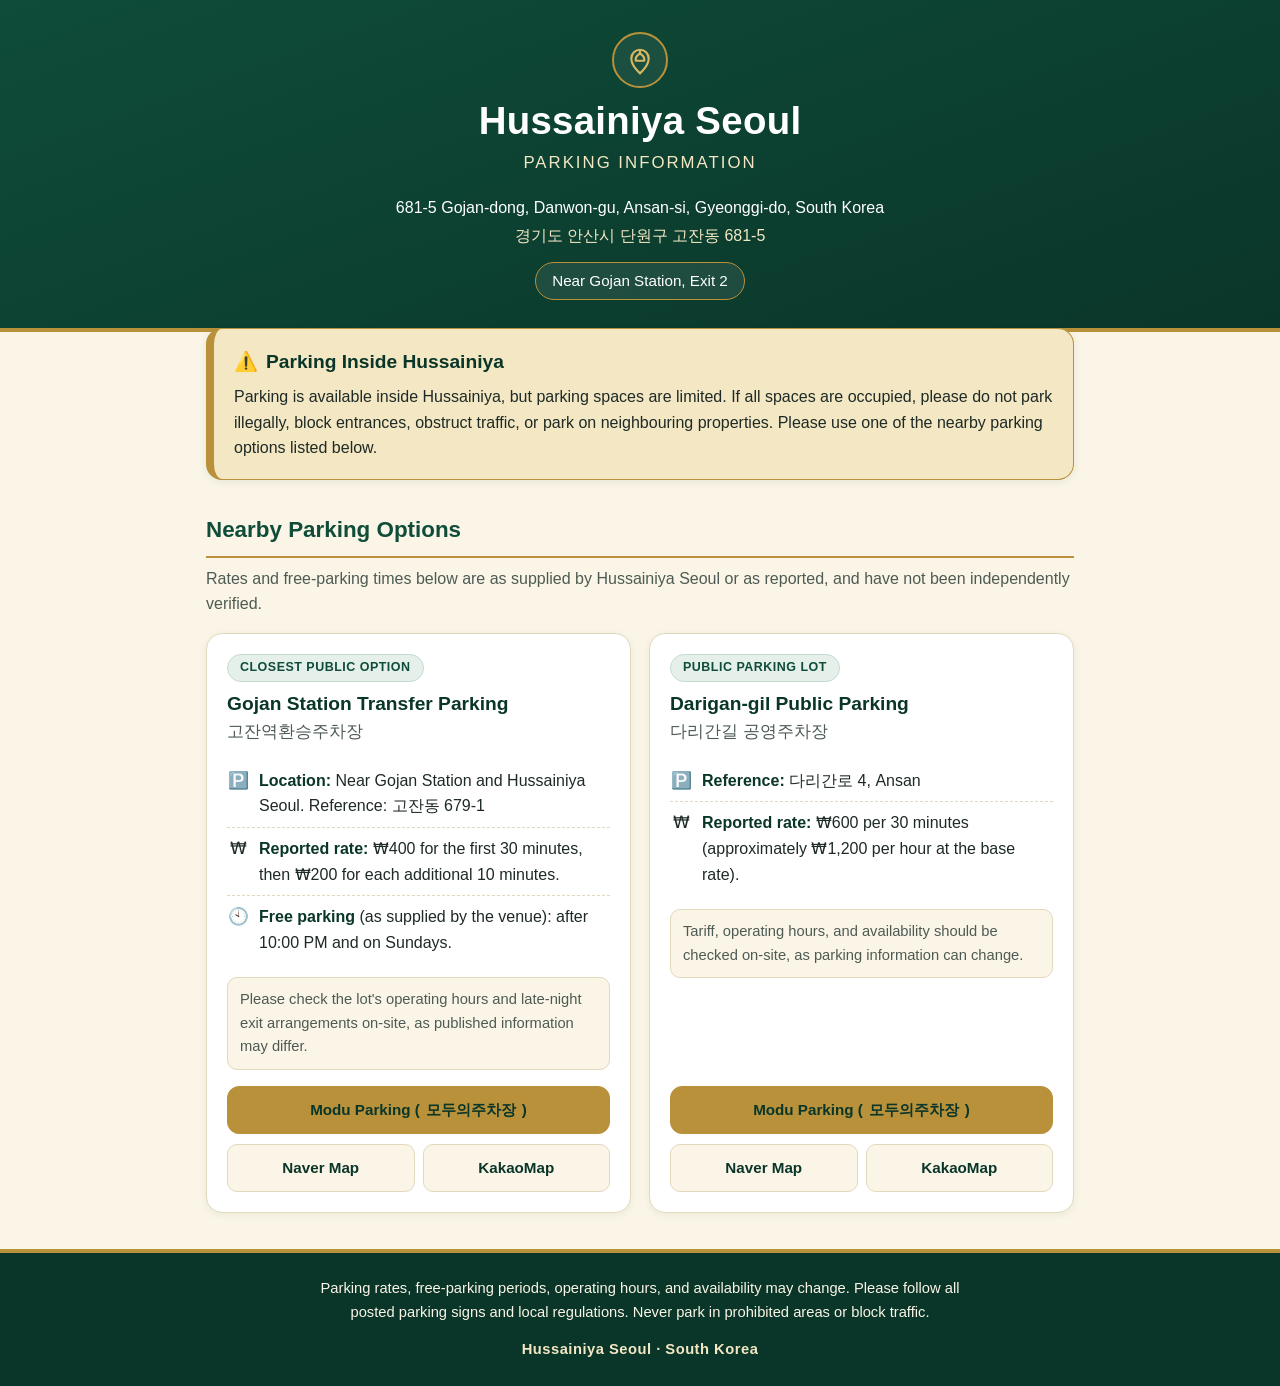
<file: parking.html>
<!DOCTYPE html>
<html lang="en">
<head>
<meta charset="UTF-8">
<meta name="viewport" content="width=device-width, initial-scale=1">
<title>Parking Information – Hussainiya Seoul</title>
<meta name="description" content="Parking information for visitors to Hussainiya Seoul in Gojan-dong, Ansan, South Korea.">
<style>
  :root{
    --green:#0f4c3a;
    --green-dark:#0a3629;
    --green-soft:#e6f0ea;
    --gold:#b8913a;
    --gold-soft:#f3e7c4;
    --cream:#faf5e6;
    --white:#ffffff;
    --ink:#1e2a25;
    --muted:#4d5b54;
    --border:#e2d9bd;
    --radius:16px;
  }
  *{box-sizing:border-box}
  html{-webkit-text-size-adjust:100%}
  body{
    margin:0;
    font-family:-apple-system,BlinkMacSystemFont,"Segoe UI","Noto Sans KR","Malgun Gothic","Apple SD Gothic Neo",Roboto,Helvetica,Arial,sans-serif;
    line-height:1.6;
    color:var(--ink);
    background:var(--cream);
  }
  a{color:inherit}
  .wrap{max-width:900px;margin:0 auto;padding:0 16px}

  header{
    background:linear-gradient(160deg,var(--green) 0%,var(--green-dark) 100%);
    color:var(--white);
    border-bottom:4px solid var(--gold);
    padding:32px 0 28px;
    text-align:center;
  }
  .pin{
    width:56px;height:56px;margin:0 auto 10px;
    display:flex;align-items:center;justify-content:center;
    border:2px solid var(--gold);border-radius:50%;
    background:rgba(255,255,255,.06);
  }
  .pin svg{width:32px;height:32px}
  header h1{margin:0;font-size:1.9rem;line-height:1.2;letter-spacing:.3px}
  header .sub{
    margin:6px 0 0;color:var(--gold-soft);
    font-size:1.05rem;letter-spacing:2px;text-transform:uppercase;
  }
  .address{margin:18px auto 0;max-width:520px;font-size:1rem}
  .address .ko{display:block;margin-top:2px;color:var(--gold-soft)}
  .landmark{
    display:inline-block;margin-top:14px;padding:6px 16px;
    border:1px solid var(--gold);border-radius:999px;
    font-size:.95rem;background:rgba(255,255,255,.08);
  }

  .btn{
    display:flex;align-items:center;justify-content:center;gap:6px;
    min-height:48px;padding:10px 18px;
    border-radius:12px;text-decoration:none;font-weight:600;font-size:.95rem;
    border:1.5px solid var(--gold);
    background:var(--gold);color:var(--green-dark);
  }
  .btn:hover,.btn:focus-visible{background:#c9a24a}
  .btn:focus-visible,.chip:focus-visible{outline:3px solid var(--green);outline-offset:2px}

  main{padding:24px 0 8px}
  h2{
    color:var(--green);font-size:1.4rem;margin:32px 0 6px;
    padding-bottom:8px;border-bottom:2px solid var(--gold);
  }
  .lead{margin:8px 0 16px;color:var(--muted)}

  .notice{
    background:var(--gold-soft);
    border:1.5px solid var(--gold);
    border-left:8px solid var(--gold);
    border-radius:var(--radius);
    padding:18px 20px;
    margin-top:-4px;
    box-shadow:0 2px 8px rgba(15,76,58,.08);
  }
  .notice h2{
    margin:0 0 6px;border:0;padding:0;color:var(--green-dark);
    font-size:1.2rem;display:flex;align-items:center;gap:8px;
  }
  .notice p{margin:0}

  .cards{display:grid;gap:18px;grid-template-columns:1fr}
  .card{
    background:var(--white);
    border:1px solid var(--border);
    border-radius:var(--radius);
    padding:20px;
    box-shadow:0 2px 8px rgba(15,76,58,.06);
    display:flex;flex-direction:column;
  }
  .tag{
    align-self:flex-start;
    background:var(--green-soft);color:var(--green);
    font-size:.78rem;font-weight:700;letter-spacing:.5px;text-transform:uppercase;
    padding:3px 12px;border-radius:999px;border:1px solid #c5dccf;
  }
  .card h3{margin:10px 0 0;font-size:1.2rem;color:var(--green-dark);line-height:1.3}
  .card .ko{margin:2px 0 0;font-size:1.05rem;color:var(--muted)}
  .info{list-style:none;margin:14px 0 0;padding:0}
  .info li{display:flex;gap:10px;padding:8px 0;border-top:1px dashed var(--border)}
  .info li:first-child{border-top:0}
  .ico{flex:0 0 22px;text-align:center;font-size:1.05rem;line-height:1.5}
  .info strong{color:var(--green-dark)}
  .caution{
    margin:14px 0 0;padding:10px 12px;font-size:.92rem;
    background:var(--cream);border:1px solid var(--border);border-radius:10px;color:var(--muted);
  }
  .card .btn{margin-top:auto}
  .links{margin-top:auto;padding-top:16px}
  .links .btn{margin:0 0 10px}
  .chips{display:grid;grid-template-columns:repeat(2,1fr);gap:8px}
  .chip{
    display:flex;align-items:center;justify-content:center;gap:4px;
    min-height:48px;padding:8px 10px;border-radius:10px;
    border:1px solid var(--border);background:var(--cream);
    color:var(--green-dark);text-decoration:none;font-size:.95rem;font-weight:600;
  }
  .chip:hover,.chip:focus-visible{background:var(--green-soft);border-color:var(--green)}

  footer{
    margin-top:36px;background:var(--green-dark);color:var(--cream);
    border-top:4px solid var(--gold);padding:24px 0;text-align:center;
  }
  footer p{margin:0 auto;max-width:640px;font-size:.92rem}
  footer .name{margin-top:14px;color:var(--gold-soft);font-weight:700;letter-spacing:.5px}

  @media (min-width:700px){
    header h1{font-size:2.4rem}
    .cards{grid-template-columns:repeat(2,1fr)}
  }
</style>
</head>
<body>

<header>
  <div class="wrap">
    <div class="pin" aria-hidden="true">
      <svg viewBox="0 0 24 24" fill="none" stroke="#d9b862" stroke-width="1.6" stroke-linecap="round" stroke-linejoin="round">
        <path d="M12 22s-6.5-5.6-6.5-11.2A6.5 6.5 0 0 1 12 4.3a6.5 6.5 0 0 1 6.5 6.5C18.5 16.4 12 22 12 22z"/>
        <path d="M8.8 12.6V11c0-1.7 1.4-2.6 3.2-4 1.8 1.4 3.2 2.3 3.2 4v1.6z"/>
        <path d="M12 5.6v1.4"/>
      </svg>
    </div>
    <h1>Hussainiya Seoul</h1>
    <p class="sub">Parking Information</p>

    <p class="address">
      681-5 Gojan-dong, Danwon-gu, Ansan-si, Gyeonggi-do, South Korea
      <span class="ko" lang="ko">경기도 안산시 단원구 고잔동 681-5</span>
    </p>
    <span class="landmark">Near Gojan Station, Exit 2</span>
  </div>
</header>

<main class="wrap">

  <section class="notice" aria-labelledby="notice-title">
    <h2 id="notice-title"><span aria-hidden="true">⚠️</span> Parking Inside Hussainiya</h2>
    <p>Parking is available inside Hussainiya, but parking spaces are limited. If all spaces are occupied, please do not park illegally, block entrances, obstruct traffic, or park on neighbouring properties. Please use one of the nearby parking options listed below.</p>
  </section>

  <h2>Nearby Parking Options</h2>
  <p class="lead">Rates and free-parking times below are as supplied by Hussainiya Seoul or as reported, and have not been independently verified.</p>

  <div class="cards">

    <!-- Option A -->
    <article class="card" aria-labelledby="optA">
      <span class="tag">Closest Public Option</span>
      <h3 id="optA">Gojan Station Transfer Parking</h3>
      <p class="ko" lang="ko">고잔역환승주차장</p>
      <ul class="info">
        <li><span class="ico" aria-hidden="true">🅿️</span><span><strong>Location:</strong> Near Gojan Station and Hussainiya Seoul. Reference: <span lang="ko">고잔동 679-1</span></span></li>
        <li><span class="ico" aria-hidden="true">₩</span><span><strong>Reported rate:</strong> ₩400 for the first 30 minutes, then ₩200 for each additional 10 minutes.</span></li>
        <li><span class="ico" aria-hidden="true">🕙</span><span><strong>Free parking</strong> (as supplied by the venue): after 10:00 PM and on Sundays.</span></li>
      </ul>
      <p class="caution">Please check the lot's operating hours and late-night exit arrangements on-site, as published information may differ.</p>
      <div class="links">
        <a class="btn" href="https://app.modu.kr/p/101566" target="_blank" rel="noopener noreferrer" aria-label="Gojan Station Transfer Parking on Modu Parking">Modu Parking (<span lang="ko">모두의주차장</span>)</a>
        <div class="chips">
          <a class="chip" href="https://naver.me/5zU1MMLX" target="_blank" rel="noopener noreferrer" aria-label="Gojan Station Transfer Parking on Naver Map">Naver Map</a>
          <a class="chip" href="https://place.map.kakao.com/623983483" target="_blank" rel="noopener noreferrer" aria-label="Gojan Station Transfer Parking on KakaoMap">KakaoMap</a>
        </div>
      </div>
    </article>

    <!-- Option B -->
    <article class="card" aria-labelledby="optB">
      <span class="tag">Public Parking Lot</span>
      <h3 id="optB">Darigan-gil Public Parking</h3>
      <p class="ko" lang="ko">다리간길 공영주차장</p>
      <ul class="info">
        <li><span class="ico" aria-hidden="true">🅿️</span><span><strong>Reference:</strong> <span lang="ko">다리간로 4</span>, Ansan</span></li>
        <li><span class="ico" aria-hidden="true">₩</span><span><strong>Reported rate:</strong> ₩600 per 30 minutes (approximately ₩1,200 per hour at the base rate).</span></li>
      </ul>
      <p class="caution">Tariff, operating hours, and availability should be checked on-site, as parking information can change.</p>
      <div class="links">
        <a class="btn" href="https://app.modu.kr/p/234162" target="_blank" rel="noopener noreferrer" aria-label="Darigan-gil Public Parking on Modu Parking">Modu Parking (<span lang="ko">모두의주차장</span>)</a>
        <div class="chips">
          <a class="chip" href="https://naver.me/51u4ftgF" target="_blank" rel="noopener noreferrer" aria-label="Darigan-gil Public Parking on Naver Map">Naver Map</a>
          <a class="chip" href="https://place.map.kakao.com/27122946" target="_blank" rel="noopener noreferrer" aria-label="Darigan-gil Public Parking on KakaoMap">KakaoMap</a>
        </div>
      </div>
    </article>

  </div>
</main>

<footer>
  <div class="wrap">
    <p>Parking rates, free-parking periods, operating hours, and availability may change. Please follow all posted parking signs and local regulations. Never park in prohibited areas or block traffic.</p>
    <p class="name">Hussainiya Seoul · South Korea</p>
  </div>
</footer>

</body>
</html>
</file>
